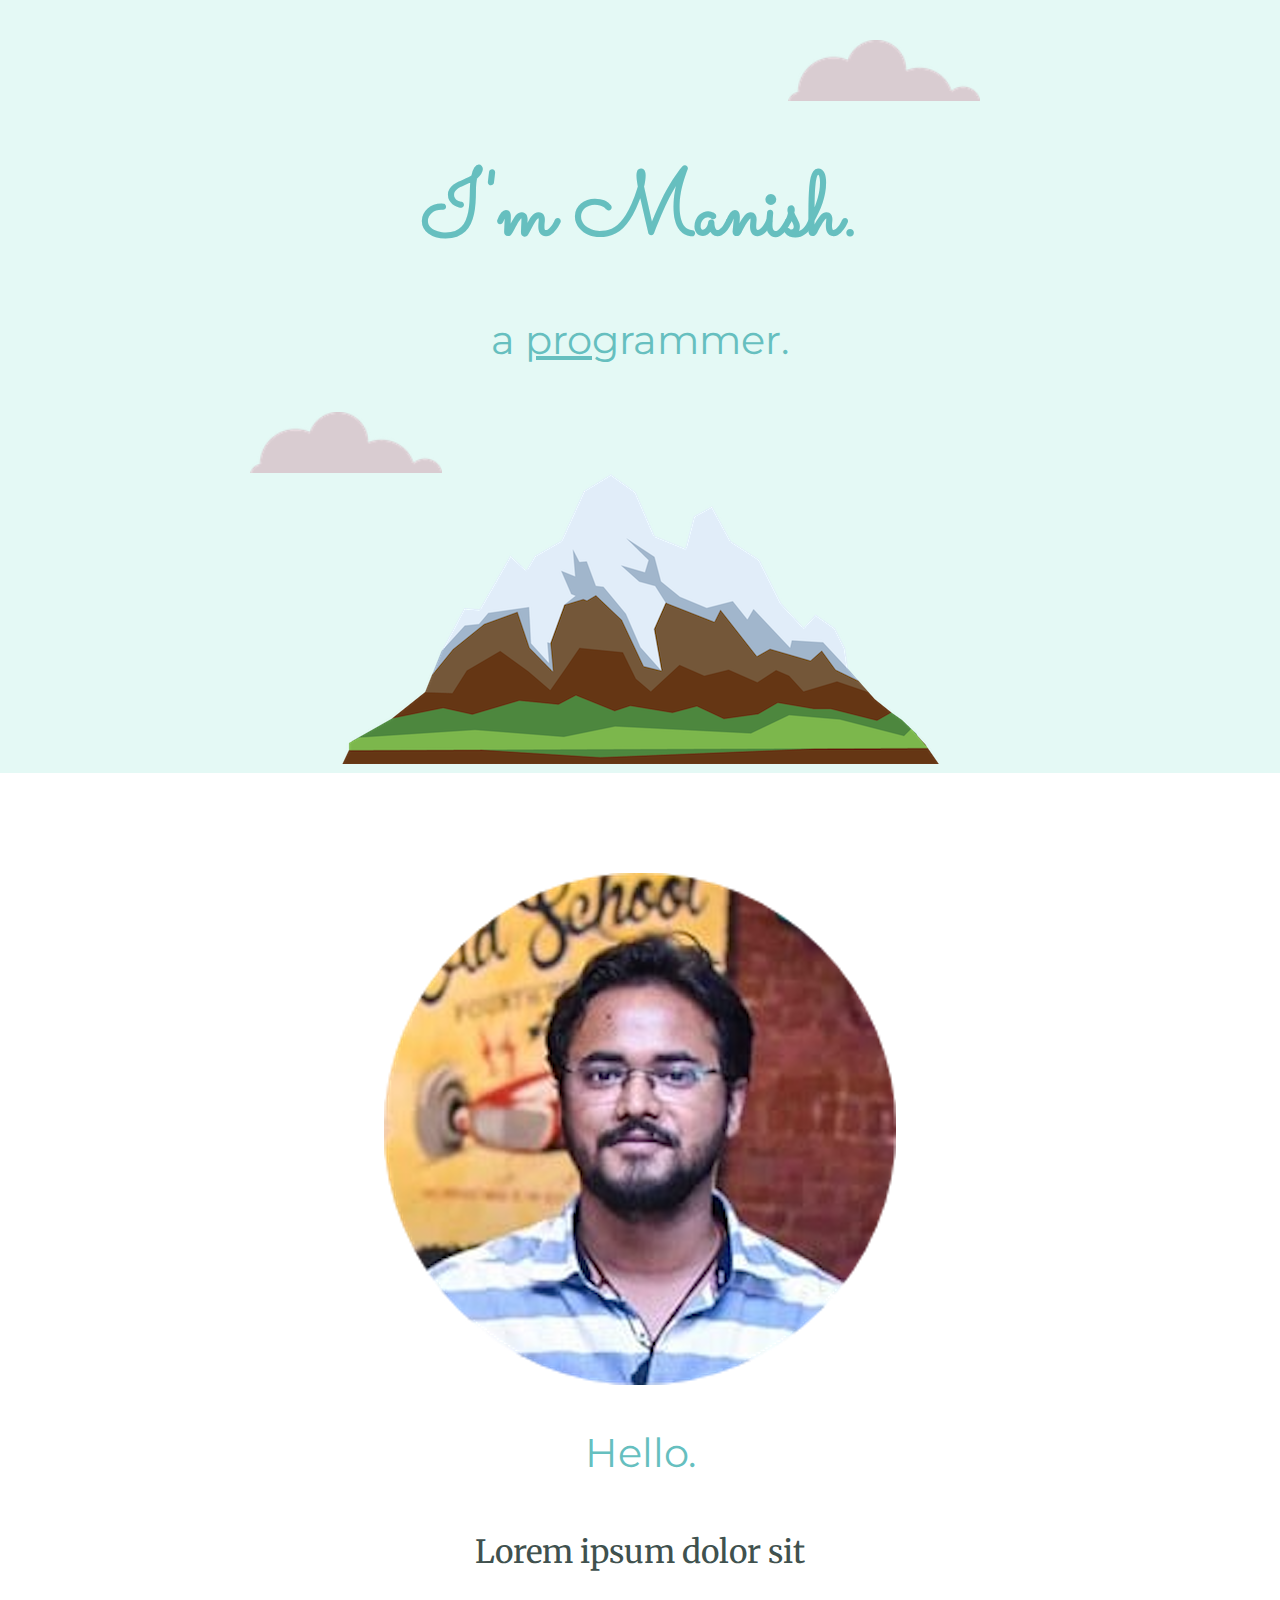
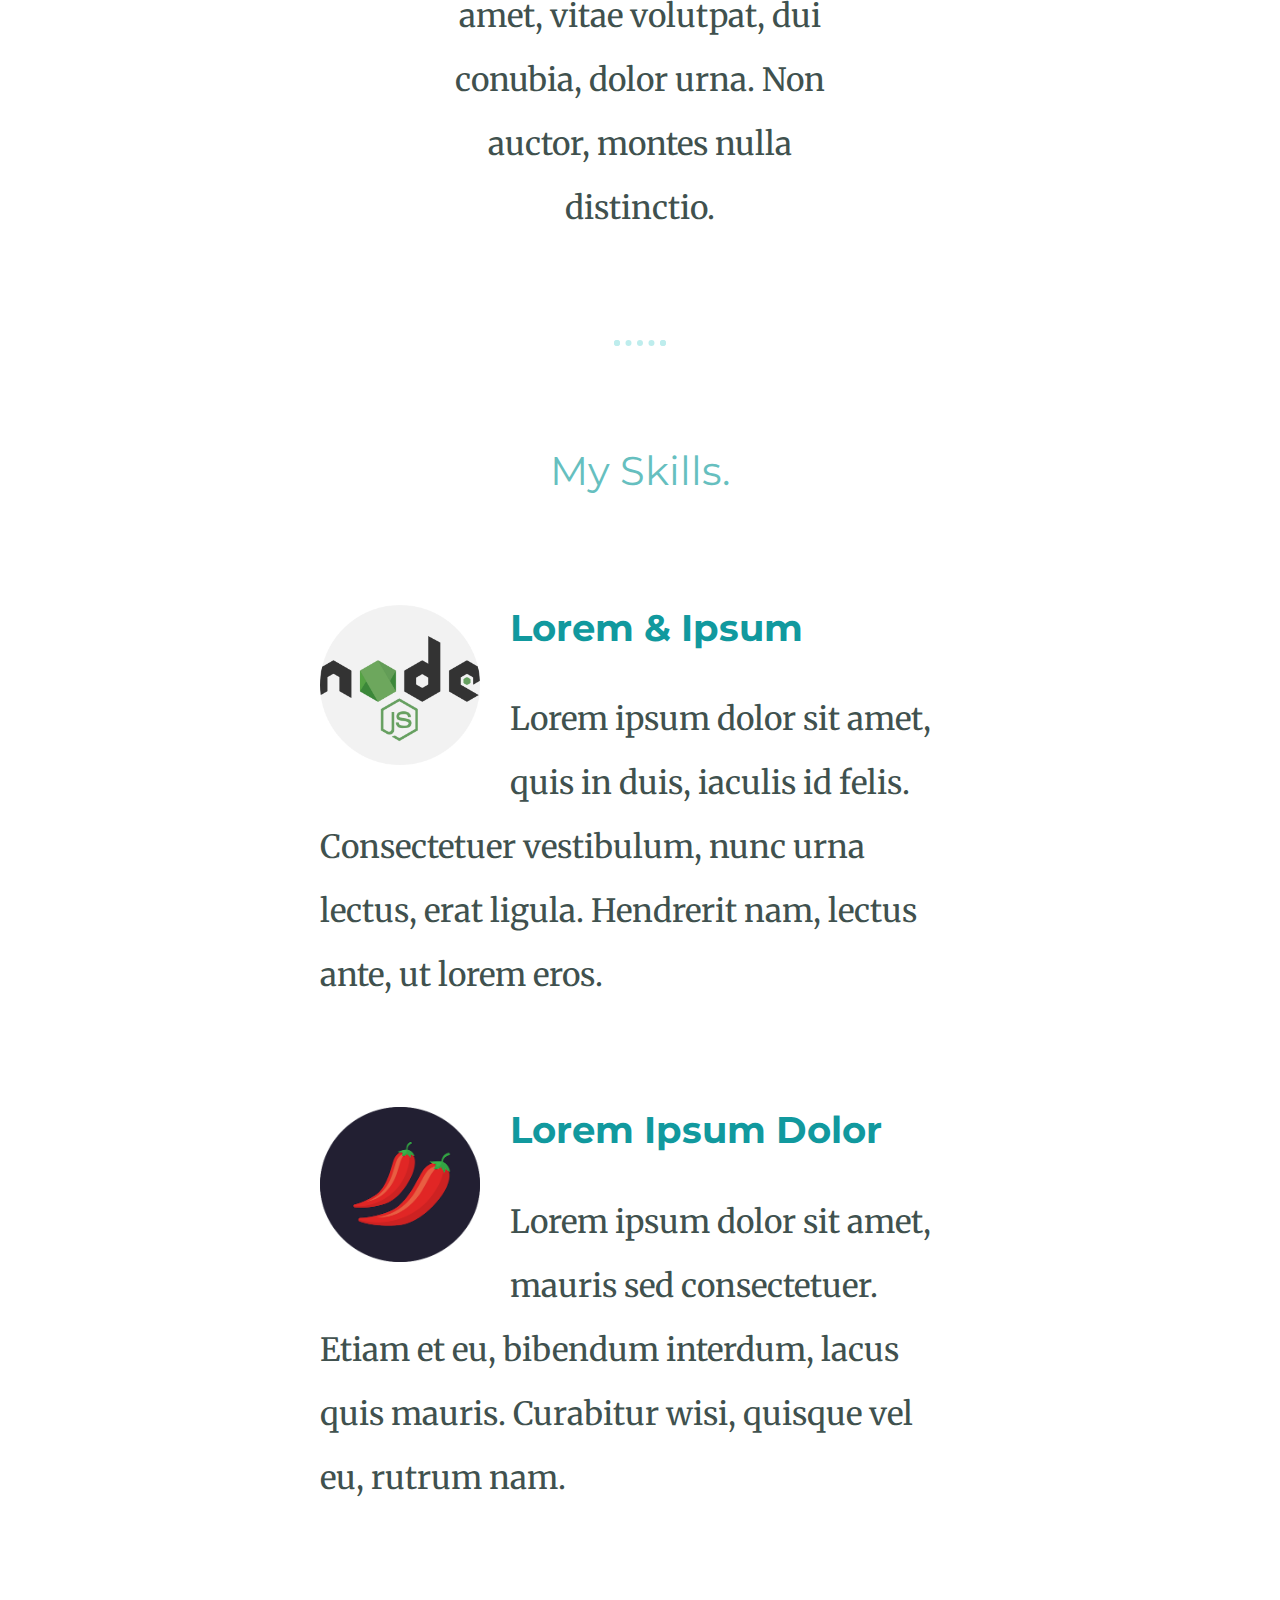
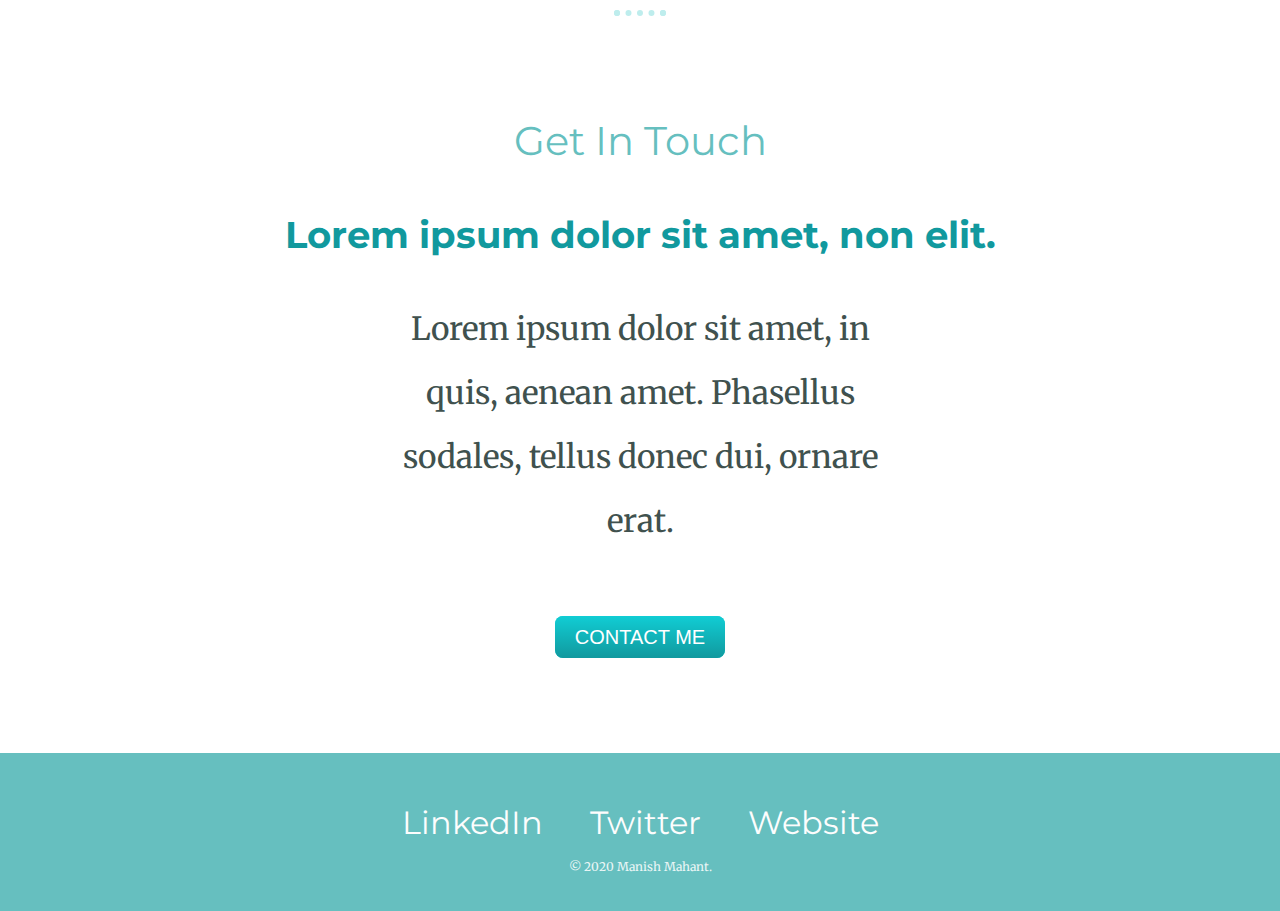
<file: index.html>
<!DOCTYPE html>
<html lang="en">
  <head>
    <meta charset="UTF-8">
    <meta http-equiv="X-UA-Compatible" content="IE=edge">
    <meta name="viewport" content="width=device-width, initial-scale=1.0" />
    <meta name="description" content="Manish Mahant's Resume">
    <title>Document</title>
    <!-- For apple devices -->
    <meta name="apple-mobile-web-app-capable" content="yes">
    <meta name="apple-mobile-web-app-status-bar-style" content="black">
    <meta name="apple-mobile-web-app-status-bar-title" content="Manish Mahant's Resume">
    <link rel="apple-touch-icon" href="images/app-icon-144x144.png" sizes="144x144" />
    <link rel="apple-touch-icon" href="images/app-icon-92x92.png" sizes="92x92" />
    <link rel="apple-touch-icon" href="images/app-icon-46x46.png" sizes="46x46" />
    <!-- <link href="/apple_splash_2048.png" sizes="2048x2732" rel="apple-touch-startup-image" /> -->
    <!-- For apple devices -->

    <!-- For IE -->
    <meta name="msapplication-TitleImage" content="images/app-icon-144x144.png">
    <meta name="msapplication-TitleColor" content="#fff">
    <meta name="theme-color" content="#66BFBF">
    <!-- For IE -->

    <link rel="icon" href="favicon.ico" />
    <link rel="stylesheet" href="css/style.css" />
    <link rel="stylesheet" href="css/media.css" />
    <link rel="preconnect" href="https://fonts.gstatic.com" />
    <link
      rel="stylesheet"
      href="https://fonts.googleapis.com/css2?family=Merriweather:ital,wght@0,300;0,400;1,300;1,400&family=Montserrat&family=Sacramento&display=swap"
    />
    <link rel="manifest" href="manifest.json">
    
  </head>
  <body>
    <div class="top-container">
      <img class="top-cloud" src="images/cloud.png" alt="cloud-image" />
      <h1>I'm Manish.</h1>
      <h2>a <span class="pro">pro</span>grammer.</h2>
      <img class="bottom-cloud" src="images/cloud.png" alt="cloud-image" />
      <img class="mountain-image" class="bottom-cloud" src="images/mountain.png" alt="mountain-image" />
    </div>
    <div class="middle-container">
      <div class="profile">
        <img class="profile-image" src="images/manish.png" alt="manish's image" />
        <h2>Hello.</h2>
        <p class="intro">
          Lorem ipsum dolor sit amet, vitae volutpat, dui conubia, dolor urna.
          Non auctor, montes nulla distinctio.
        </p>
      </div>
      <hr />
      <div class="skills">
        <h2>My Skills.</h2>
        <div class="skill-row">
          <img class="skill-row-image" src="images/nodejs.png" alt="node.js logo" />
          <h3>Lorem & Ipsum</h3>
          <p>
            Lorem ipsum dolor sit amet, quis in duis, iaculis id felis.
            Consectetuer vestibulum, nunc urna lectus, erat ligula. Hendrerit
            nam, lectus ante, ut lorem eros.
          </p>
        </div>
        <div class="skill-row">
          <img class="skill-row-image" src="images/chillies.png" alt="chillies" />
          <h3>Lorem Ipsum Dolor</h3>
          <p>
            Lorem ipsum dolor sit amet, mauris sed consectetuer. Etiam et eu,
            bibendum interdum, lacus quis mauris. Curabitur wisi, quisque vel
            eu, rutrum nam.
          </p>
        </div>
      </div>
      <hr />
      <div class="contact-me">
        <h2>Get In Touch</h2>
        <h3>Lorem ipsum dolor sit amet, non elit.</h3>
        <p class="contact-message">
          Lorem ipsum dolor sit amet, in quis, aenean amet. Phasellus sodales,
          tellus donec dui, ornare erat.
        </p>
        <a class="btn" href="mailto:mmanish904@gmail.com">CONTACT ME</a>
      </div>
    </div>

    <div class="bottom-container">
      <a class="footer-link" href="#">LinkedIn</a>
      <a class="footer-link" href="#">Twitter</a>
      <a class="footer-link" href="#">Website</a>
      <p class="copyright">© 2020 Manish Mahant.</p>
    </div>
    <script src="js/promise.js" defer></script>
    <script src="js/fetch.js" defer></script>
    <script src="js/app.js" defer></script>
  </body>
</html>
</file>
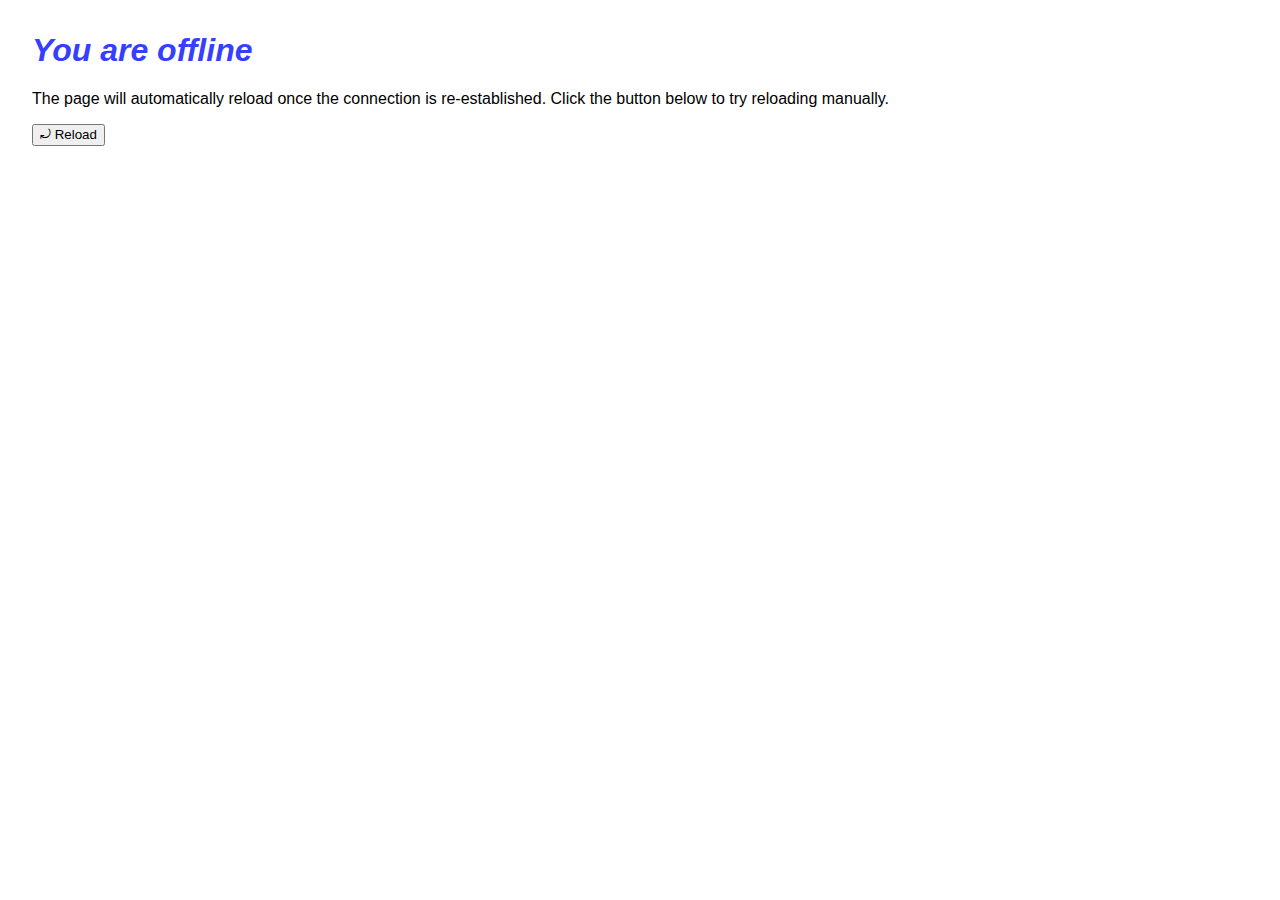
<file: offline.html>
<!DOCTYPE html>
<html lang="en">
  <head>
    <meta charset="utf-8" />
    <meta http-equiv="X-UA-Compatible" content="IE=edge" />
    <meta name="viewport" content="width=device-width, initial-scale=1" />

    <title>You are offline</title>

    <!-- Inline the page's stylesheet. -->
    <style>
      body {
        font-family: helvetica, arial, sans-serif;
        margin: 2em;
      }

      h1 {
        font-style: italic;
        color: #373fff;
      }
      
      p {
        margin-block: 1rem;
      }
      
      button {
        display: block;
      }
    </style>    
  </head>
  <body>
    <h1>You are offline</h1>

    <p>
      The page will automatically reload once the connection is re-established.
      Click the button below to try reloading manually.      
    </p>
    <button type="button">⤾ Reload</button>
    
    <!-- Inline the page's JavaScript file. -->
    <script>
      document.querySelector('button').addEventListener('click', () => {
        window.location.reload();
      });
    
      // Listen to changes in the network state, reload when online.
      // This handles the case when the device is completely offline.
      window.addEventListener('online', () => {
        window.location.reload();
      });

      // Check if the server is responding & reload the page if it is.
      // This handles the case when the device is online, but the server
      // is offline or misbehaving.
      async function checkNetworkAndReload() {
        try {
          const response = await fetch(window.location.href);
          // Verify we get a valid response from the server
          if (response.status >= 200 && response.status < 500) {
            window.location.reload();
            return;
          }
        } catch {
          // Unable to connect to the server, ignore.
        }
        window.setTimeout(checkNetworkAndReload, 10000);
      }
      // Enable to check after every 10 secs
      // checkNetworkAndReload();

    </script>
  </body>
</html>
</file>
<file: css/style.css>
*,
*::before,
*::after {
  box-sizing: border-box;
}

body {
    color: #40514E;
    margin: 0;
    text-align: center;
    font-family: 'Merriweather', serif;
    font-size: 200%;
}

h1 {
    font-family: 'Sacramento', cursive;
    margin: 50px auto 0 auto;
    /*font-size: 5.625em;*/ /* 100% = 16px = 1em, (90px/16px)*100 = 562.5% */
    font-size: 5.625rem; /* 100% = 16px = 1em, (90px/16px)*100 = 562.5% */
}

h2 {
    font-family: 'Montserrat', sans-serif;
    font-size: 2.5rem;
    font-weight: normal;
    padding-bottom: 10px;
}

h3 {
    color: #11999E;
    font-family: 'Montserrat', sans-serif;
}

h1, h2 {
    color: #66BFBF;
}

h3 {
    color: #11999E;
}

.top-container {
    background-color: #E4F9F5;
    position: relative;
    padding-top: 100px;
}
.middle-container {
    margin: 100px 0;
}
.bottom-container {
    background-color: #66BFBF;
    padding: 50px 0 20px;
}
.pro {
    text-decoration: underline;
}
.intro {
    width: 30%;
    margin: auto;
}
.top-cloud {
    width: 15%;
    position: absolute;
    right: 300px;
    top:40px;
}
.bottom-cloud {
    width: 15%;
    position: absolute;
    left: 250px;
    bottom: 300px;
}

.skill-row {
    width: 50%;
    margin: 100px auto 100px auto;
    text-align: left;
}

.skill-row-image {
    width: 25%;
    float: left;
    margin-right: 30px;
}

p {
    line-height: 2;
}

a {
    color: #fdfdfd;
    font-family: 'Montserrat', sans-serif;
    margin: 10px 20px;
    text-decoration: none;
}
a:hover {
    color: #EAF6F6;
}

hr {
    border: dotted #beeded 6px;
    border-bottom: none;
    width: 4%;
    margin: 100px auto;
}

.contact-message {
    width: 40%;
    margin: 40px auto 60px;
}

.copyright {
    color: #EAF6F6;
    font-size: 0.75rem;
}

.btn {
    background: #11cdd4;
    background-image: -webkit-linear-gradient(top, #11cdd4, #11999e);
    background-image: -moz-linear-gradient(top, #11cdd4, #11999e);
    background-image: -ms-linear-gradient(top, #11cdd4, #11999e);
    background-image: -o-linear-gradient(top, #11cdd4, #11999e);
    background-image: linear-gradient(to bottom, #11cdd4, #11999e);
    -webkit-border-radius: 8;
    -moz-border-radius: 8;
    border-radius: 8px;
    font-family: Arial;
    color: #ffffff;
    font-size: 20px;
    padding: 10px 20px 10px 20px;
    text-decoration: none;
  }
  
  .btn:hover {
    background: #30e3cb;
    background-image: -webkit-linear-gradient(top, #30e3cb, #2bc4ad);
    background-image: -moz-linear-gradient(top, #30e3cb, #2bc4ad);
    background-image: -ms-linear-gradient(top, #30e3cb, #2bc4ad);
    background-image: -o-linear-gradient(top, #30e3cb, #2bc4ad);
    background-image: linear-gradient(to bottom, #30e3cb, #2bc4ad);
    text-decoration: none;
  }
</file>
<file: css/media.css>
@media only screen and (max-width: 600px) {
  h1 {
    font-size: 3.625rem;
    margin: 0;
    padding: 0;
  }

  h2,
  h3 {
    font-size: 1.5rem;
    line-height: 1;
  }

  hr {
    margin: 2rem auto;
  }

  p {
    font-size: 1rem;
  }

  .top-container,
  .middle-container,
  .bottom-container {
    width: 100%;
  }

  .bottom-cloud {
    width: 30%;
    left: 13.8rem;
    bottom: 10.625rem;
  }

  .top-cloud {
    width: 30%;
    top: 1rem;
    right: 13.8rem;
  }

  .mountain-image {
    width: 100%;
  }

  .profile-image {
    width: 80%;
  }
  
  .intro {
    font-size: 1rem;
    width: 100%;
    margin: auto;
  }

  .skill-row {
    width: 100%;
    padding: 1rem;
    margin: 0;
  }

  .skill-row-image {
    margin-right: 1rem;
  }

  .contact-message {
    width: 100%;
    padding: 1rem;
    margin: 0;
  }

  .footer-link {
    font-size: 1rem;
    margin: 1rem;
  }

  .bottom-container {
    padding: 0.625rem 0;
  }
}
</file>
